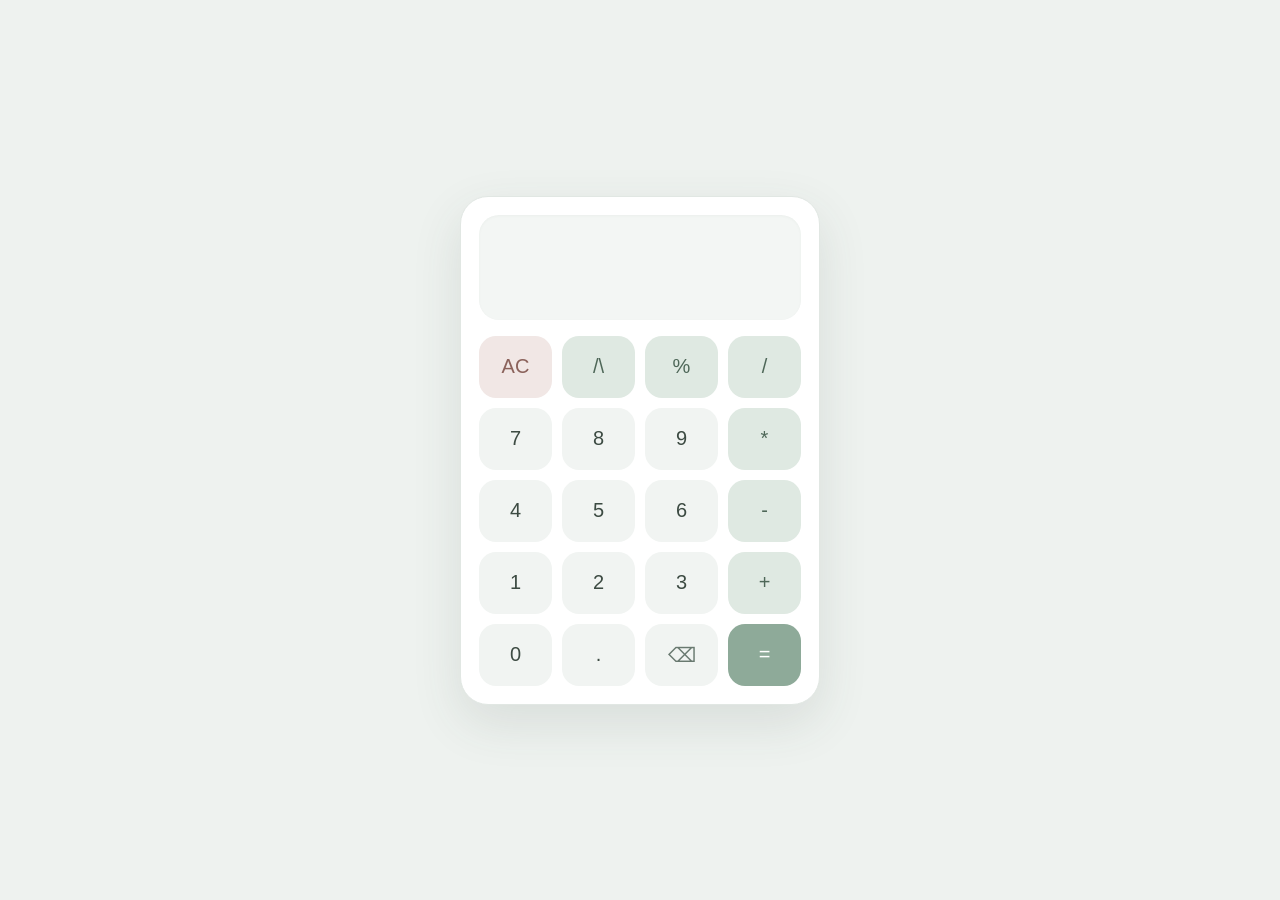
<file: calcuator web - better ui/Index.html>
<!DOCTYPE html>
<html lang="en">
<head>
    <meta charset="UTF-8">
    <meta name="viewport" content="width=device-width, initial-scale=1.0">
    <!--<link rel="stylesheet" href="calculator.css">-->
    <link rel="stylesheet" href="calculator_minimal.css">
    <title>Web Calculator</title>
</head>
<body>
    <div class="calc">
        <input id="result" readonly>
        <div class="choose">
            <button class="operator" onclick="empty()">AC</button>
            <button class="operator" onclick="addvalue('**')">/\</button>
            <button class="operator" onclick="addvalue('%')">%</button>
            <button class="operator" onclick="addvalue('/')">/</button>
            <button class="num" onclick="addvalue('7')">7</button>
            <button class="num" onclick="addvalue('8')">8</button>
            <button class="num" onclick="addvalue('9')">9</button>
            <button class="operator" onclick="addvalue('*')">*</button>
            <button class="num" onclick="addvalue('4')">4</button>
            <button class="num" onclick="addvalue('5')">5</button>
            <button class="num" onclick="addvalue('6')">6</button>
            <button class="operator" onclick="addvalue('-')">-</button>
            <button class="num" onclick="addvalue('1')">1</button>
            <button class="num" onclick="addvalue('2')">2</button>
            <button class="num" onclick="addvalue('3')">3</button>
            <button class="operator" onclick="addvalue('+')">+</button>
            <button class="num" onclick="addvalue('0')">0</button>
            <button class="num" onclick="addvalue('.')">.</button>
            <button class="num" onclick="remvalue()">&#x232B</button>
            <button class="operator" onclick="calculate()">=</button>
        </div>
    </div>
    <script src="calculator.js"></script>
</body>
</html>
</file>
<file: calcuator web - better ui/calculator.css>
*{
    font-size: large;
    margin: 0;
    padding: 0;
}
body{
    display: flex;
    justify-content: center;
    margin-top: 30vh;
}
.choose{
    display: grid;
    grid-template-columns: 25% 25% 25% 25%;
    height: 80%;
    box-sizing: border-box;
}
.operator{
    background-color: rgb(223, 186, 0);
    
}
.calc{
    width: 20vw;
    height: 45vh;
    overflow: hidden;
    border: 2px solid black;
}
#result{
    width: 100%;
    box-sizing: border-box;
    margin: 0;
    padding: 0;
    height: 20%;
    text-align: right;
    padding-right: 5px;
    background-color: grey;
    border: none;
    border-bottom: 1px solid black;
}
</file>
<file: calcuator web - better ui/calculator_minimal.css>
* {
    box-sizing: border-box;
    margin: 0;
    padding: 0;
}

body {
    min-height: 100vh;
    display: flex;
    justify-content: center;
    align-items: center;
    background: #eef2ef;
    font-family: "Segoe UI", Arial, sans-serif;
}

.calc {
    width: min(360px, 92vw);
    padding: 18px;
    background: #ffffff;
    border: 1px solid #e1e7e3;
    border-radius: 28px;
    box-shadow: 0 18px 50px rgba(55, 70, 62, 0.12);
}

/* Display */
#result {
    width: 100%;
    height: 105px;
    margin-bottom: 16px;
    padding: 20px;
    border: none;
    border-radius: 20px;
    outline: none;
    background: #f3f6f4;
    color: #33423a;
    font-size: 38px;
    font-weight: 500;
    text-align: right;
    box-shadow: inset 0 1px 3px rgba(55, 70, 62, 0.04);
}

/* Button grid */
.choose {
    display: grid;
    grid-template-columns: repeat(4, 1fr);
    gap: 10px;
}

/* All buttons */
.choose button {
    height: 62px;
    border: none;
    border-radius: 17px;
    cursor: pointer;
    font-size: 20px;
    font-weight: 500;
    transition: transform 0.12s ease, box-shadow 0.12s ease, background 0.12s ease;
    -webkit-tap-highlight-color: transparent;
}

.choose button:hover {
    transform: translateY(-2px);
}

.choose button:active {
    transform: scale(0.95);
}

/* Number buttons */
.num {
    background: #f1f4f2;
    color: #3d4b43;
}

.num:hover {
    background: #e8eeea;
    box-shadow: 0 5px 12px rgba(55, 70, 62, 0.08);
}

/* Operators */
.operator {
    background: #dfe9e2;
    color: #4e6758;
}

.operator:hover {
    background: #d2e1d8;
    box-shadow: 0 5px 12px rgba(55, 70, 62, 0.09);
}

/* Equals button */
.choose button:last-child {
    background: #8eaa99;
    color: #ffffff;
}

.choose button:last-child:hover {
    background: #7f9d8c;
    box-shadow: 0 6px 16px rgba(91, 119, 103, 0.2);
}

/* AC button */
.choose button:first-child {
    background: #f1e7e5;
    color: #8b625b;
}

.choose button:first-child:hover {
    background: #eadbd8;
}

/* Backspace */
.choose .num:nth-child(19) {
    color: #697970;
}

/* Mobile */
@media (max-width: 420px) {
    .calc {
        padding: 14px;
        border-radius: 24px;
    }

    #result {
        height: 95px;
        font-size: 32px;
        padding: 17px;
    }

    .choose {
        gap: 8px;
    }

    .choose button {
        height: 58px;
        border-radius: 15px;
        font-size: 19px;
    }
}
</file>
